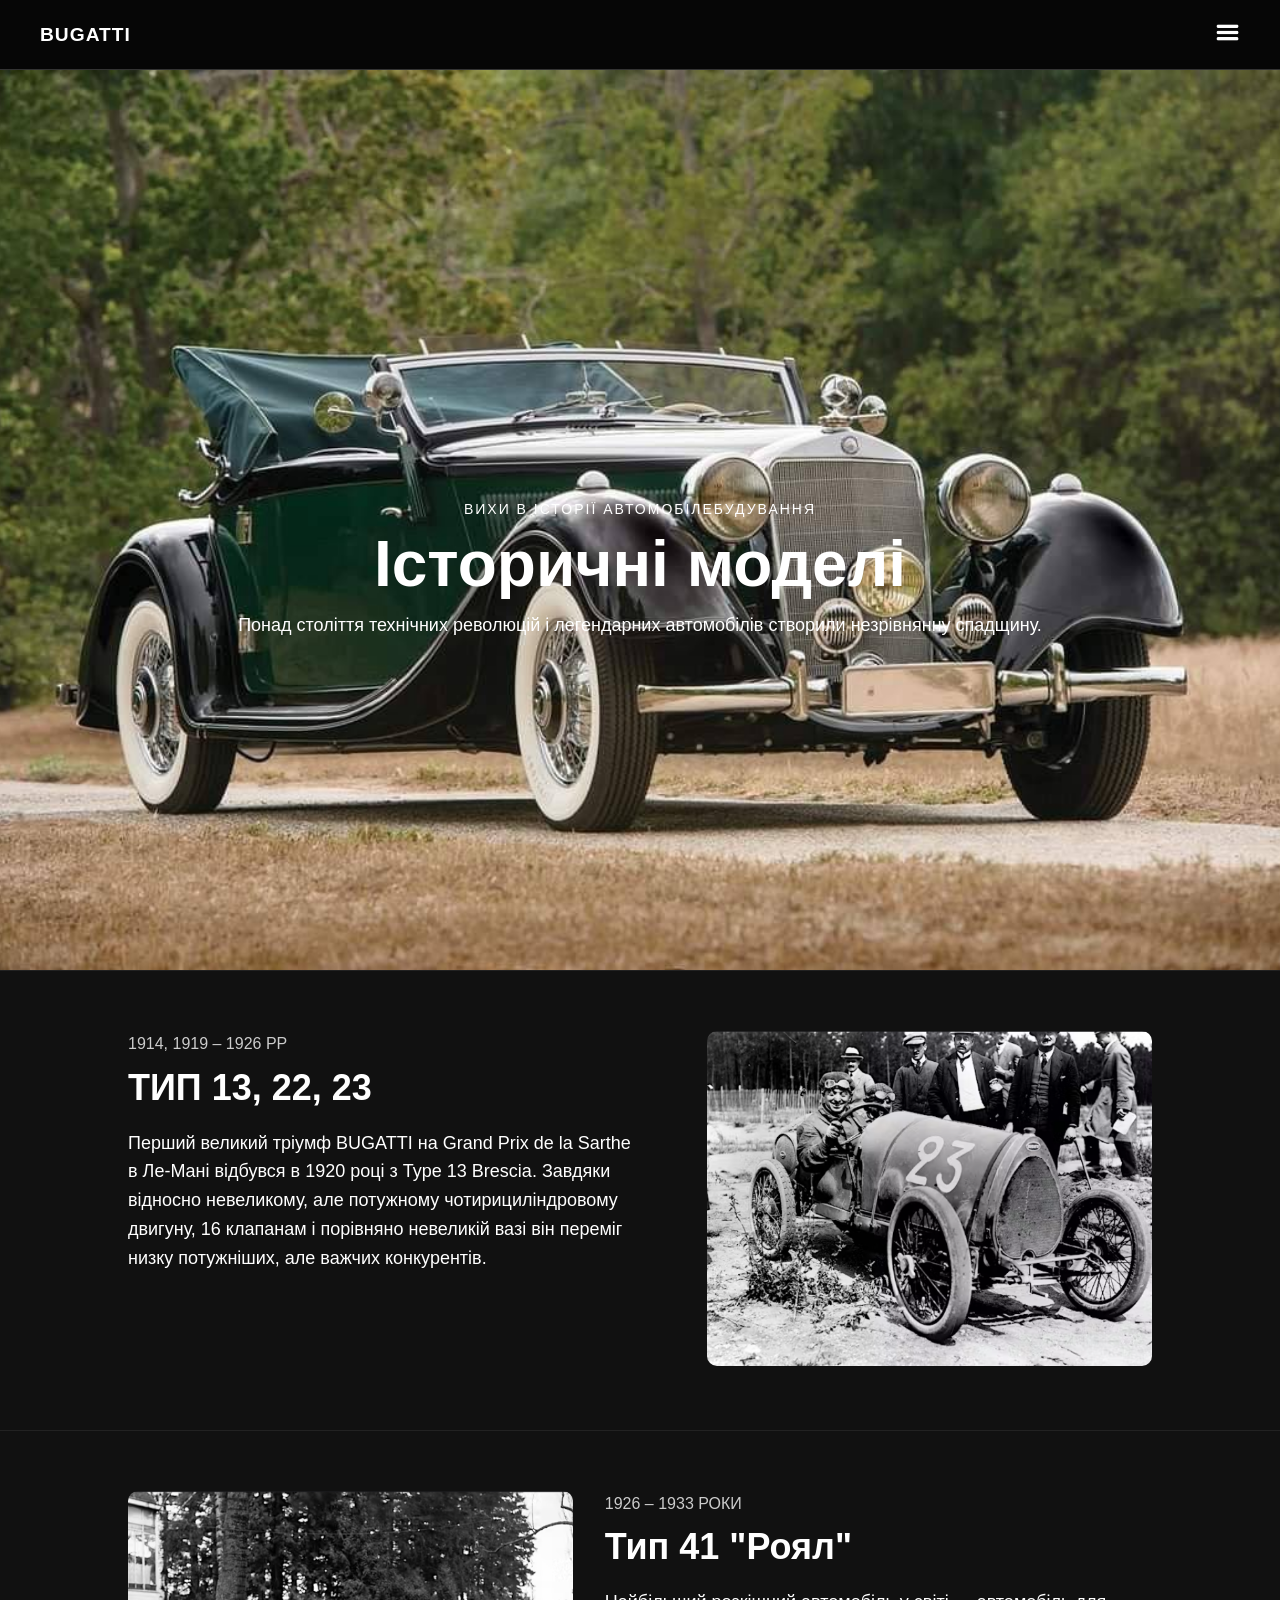
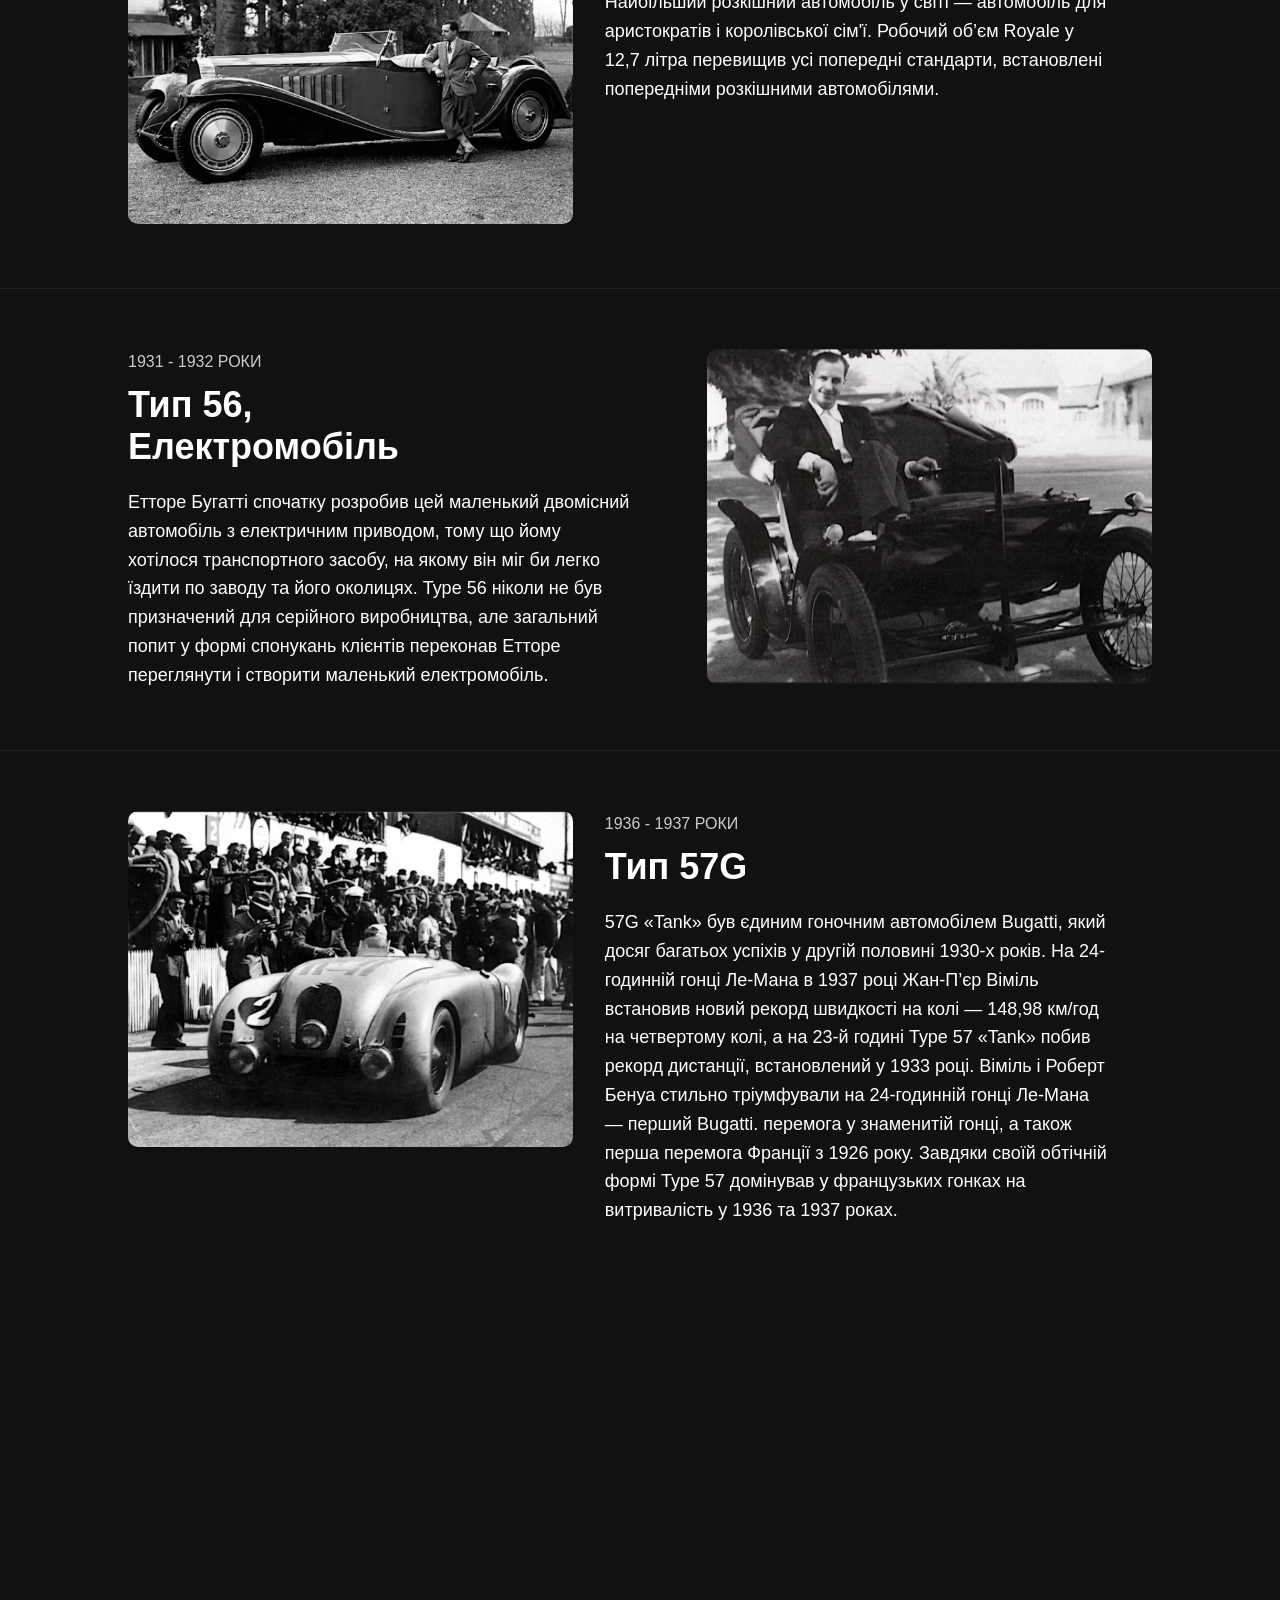
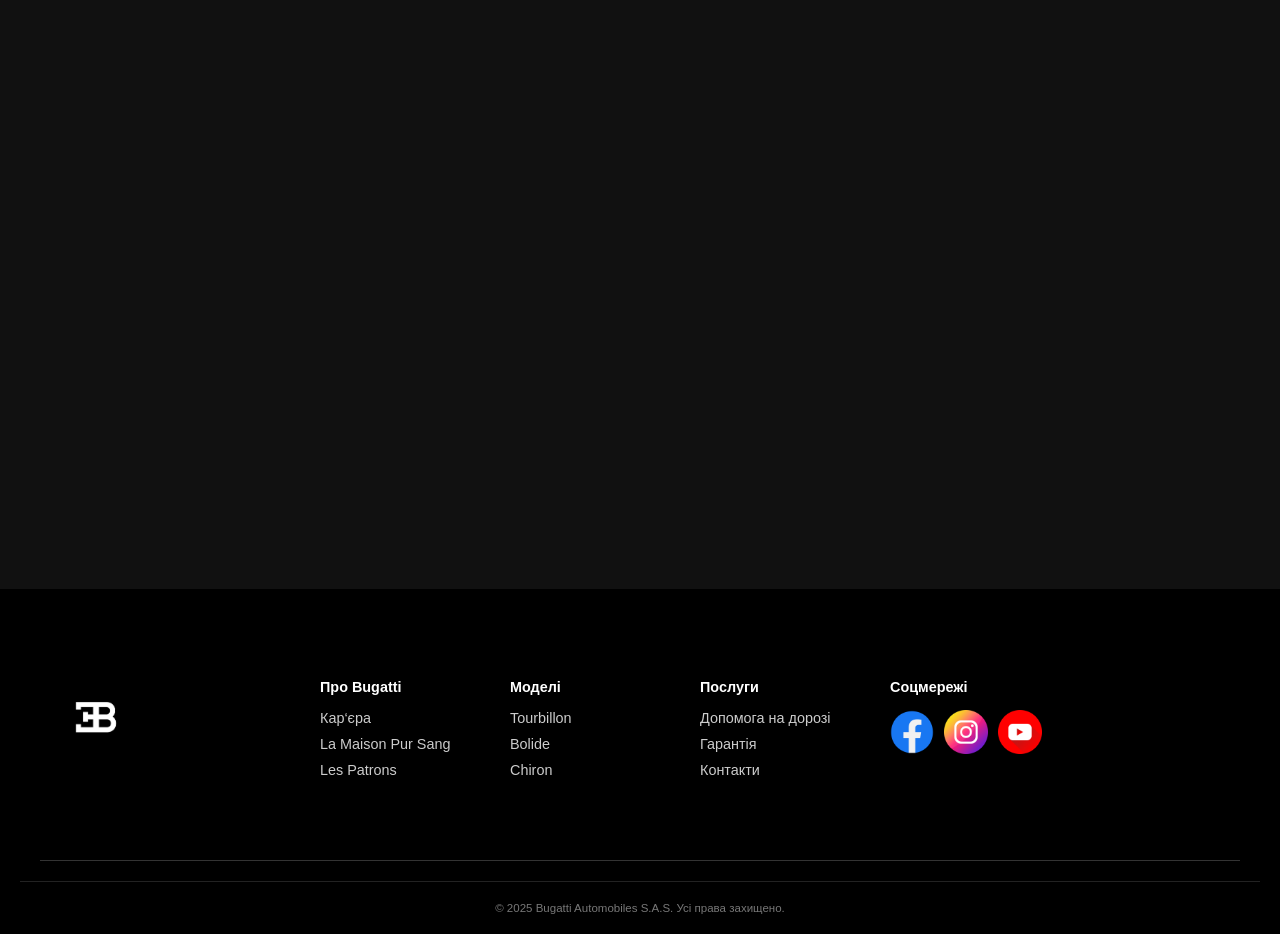
<file: about.html>
<!DOCTYPE html>
<html lang="uk">
<head>
  <meta charset="UTF-8">
  <meta name="viewport" content="width=device-width, initial-scale=1.0">
  <title>Bugatti</title>
  <link rel="stylesheet" href="about.css">
</head>
<body>
  <header class="sticky-header">
    <nav class="nav-container">
      <div class="brand">BUGATTI</div>

        <a href="#menu"><img height="25px" width="25px" src="img/burger.png" alt="Burger-menu">
        </a>

      <div class="menu-content">
        <a href="index.html">Головна</a>
        <a href="src/about.html">Про нас</a>
      </div>
    </nav>
  </header>

  <div class="menu" id="menu">
    <div class="menu__top">
      <h1 style="color: black;">BUGATTI</h1>
        <a href="#Home">
            <img src="img/Icon-Close.png" alt="Close-menu">
        </a>
    </div>
    <nav class="nav">
        <a href="index.html" class="nav__link">Home</a>
        <a href="about.html" class="nav__link">History</a>
      
    </nav>
</div>

  <header class="hero">
    <div class="hero-content">
      <p class="subheading">ВИХИ В ІСТОРІЇ АВТОМОБІЛЕБУДУВАННЯ</p>
      <h1>Історичні моделі</h1>
      <p class="description">
        Понад століття технічних революцій і легендарних автомобілів створили незрівнянну спадщину.
        
      </p>
    
    </div>
  </header>

  <section class="model-section">
    <div class="text-block">
      <p class="years">1914, 1919 – 1926 РР</p>
      <h2>ТИП 13, 22, 23</h2>
      <p>
        Перший великий тріумф BUGATTI на Grand Prix de la Sarthe в Ле-Мані відбувся в 1920 році з Type 13 Brescia.
        Завдяки відносно невеликому, але потужному чотирициліндровому двигуну, 16 клапанам і порівняно невеликій вазі
        він переміг низку потужніших, але важчих конкурентів.
      </p>
    </div>
    <div class="image-block">
    <img src="img/fone h1.png" alt="Тип 13 Bugatti" class="model-image" />
  </section>

  <section class="model-section reverse">
    <div class="text-block">
      <p class="years">1926 – 1933 РОКИ</p>
      <h2>Тип 41 "Роял"</h2>
      <p>
        Найбільший розкішний автомобіль у світі — автомобіль для аристократів і королівської сім'ї. Робочий об’єм Royale у 12,7 літра перевищив усі попередні стандарти, встановлені попередніми розкішними автомобілями.
      </p>
    </div>
    <div class="image-block">
      <img src="img/fone h2.png" alt="Тип 41 Роял" />
    </div>
  </section>
  
  <section class="container">
    <div class="text-block">
      <p class="years">1931 - 1932 РОКИ</p>
      <h1>Тип 56,<br />Електромобіль</h1>
      <p class="description">
        Етторе Бугатті спочатку розробив цей маленький двомісний автомобіль з електричним приводом, тому що йому хотілося транспортного засобу, на якому він міг би легко їздити по заводу та його околицях. Туре 56 ніколи не був призначений для серійного виробництва, але загальний попит у формі спонукань клієнтів переконав Етторе переглянути і створити маленький електромобіль.
      </p>
    </div>
    <div class="image-block">
      <img src="img/fone h3.png" alt="Тип 56 Електромобіль" />
    </div>
  </section>

  <section class="container reverse">
    <div class="text-block">
      <p class="years">1936 - 1937 РОКИ</p>
      <h1>Тип 57G</h1>
      <p class="description">
        57G «Tank» був єдиним гоночним автомобілем Bugatti, який досяг багатьох успіхів у другій половині 1930-х років. На 24-годинній гонці Ле-Мана в 1937 році Жан-П’єр Віміль встановив новий рекорд швидкості на колі — 148,98 км/год на четвертому колі, а на 23-й годині Туре 57 «Tank» побив рекорд дистанції, встановлений у 1933 році. Віміль і Роберт Бенуа стильно тріумфували на 24-годинній гонці Ле-Мана — перший Bugatti. перемога у знаменитій гонці, а також перша перемога Франції з 1926 року. Завдяки своїй обтічній формі Туре 57 домінував у французьких гонках на витривалість у 1936 та 1937 роках.
      </p>
    </div>
    <div class="image-block">
      <img src="img/fone h4.png" alt="Тип 57G Tank" />
    </div>
  </section>
  <iframe width="1430" height="900" src="https://www.youtube.com/embed/4qjC5xOwzM4" title="The BUGATTI W16 MISTRAL conquers the Mont Ventoux" frameborder="0" allow="accelerometer; autoplay; clipboard-write; encrypted-media; gyroscope; picture-in-picture; web-share" referrerpolicy="strict-origin-when-cross-origin" allowfullscreen></iframe>

</body>
<footer>
  <div class="footer-container">
      <div class="footer-logo">
          <img src="img/logo_BG.png" alt="Bugatti Logo">
      </div>
      <div class="footer-links">
          <div class="footer-column">
              <h4>Про Bugatti</h4>
              <ul>
                  <li><a href="https://www.bugatti.com/en/about/careers">Кар‘єра</a></li>
                  <li><a href="https://www.bugatti.com/en/about/la-maison-pur-sang">La Maison Pur Sang</a></li>
                  <li><a href="https://www.bugatti.com/en/about/les-patrons">Les Patrons</a></li>
              </ul>
          </div>
          <div class="footer-column">
              <h4>Моделі</h4>
              <ul>
                  <li><a href="https://www.bugatti.com/en/models/tourbillon">Tourbillon</a></li>
                  <li><a href="https://www.bugatti.com/en/models/bolide">Bolide</a></li>
                  <li><a href="https://www.bugatti.com/en/model-landing/chiron-models">Chiron</a></li>
              </ul>
          </div>
          <div class="footer-column">
              <h4>Послуги</h4>
              <ul>
                  <li><a href="https://www.bugatti.com/en/customer-service/roadside-assistance">Допомога на дорозі</a></li>
                  <li><a href="https://www.bugatti.com/en/customer-service/warranty">Гарантія</a></li>
                  <li><a href="https://www.bugatti.com/en/about/contact">Контакти</a></li>
              </ul>
          </div>
          <div class="footer-column">
              <h4>Соцмережі</h4>
              <ul class="social-icons">
                  <li><a href="https://www.facebook.com/bugatti/?locale=uk_UA"><img src="img/communication.png" alt="Facebook"></a></li>
                  <li><a href="https://www.instagram.com/bugatti/"><img src="img/instagram.png" alt="Instagram"></a></li>
                  <li><a href="https://youtube.com/@bugatti?si=6SUWtpWhtEJPz8an"><img src="img/youtube.png" alt="YouTube"></a></li>
              </ul>
          </div>
      </div>
  </div>
  <div class="footer-bottom">
      <p>&copy; 2025 Bugatti Automobiles S.A.S. Усі права захищено.</p>
  </div>
</footer>
</html>
</file>
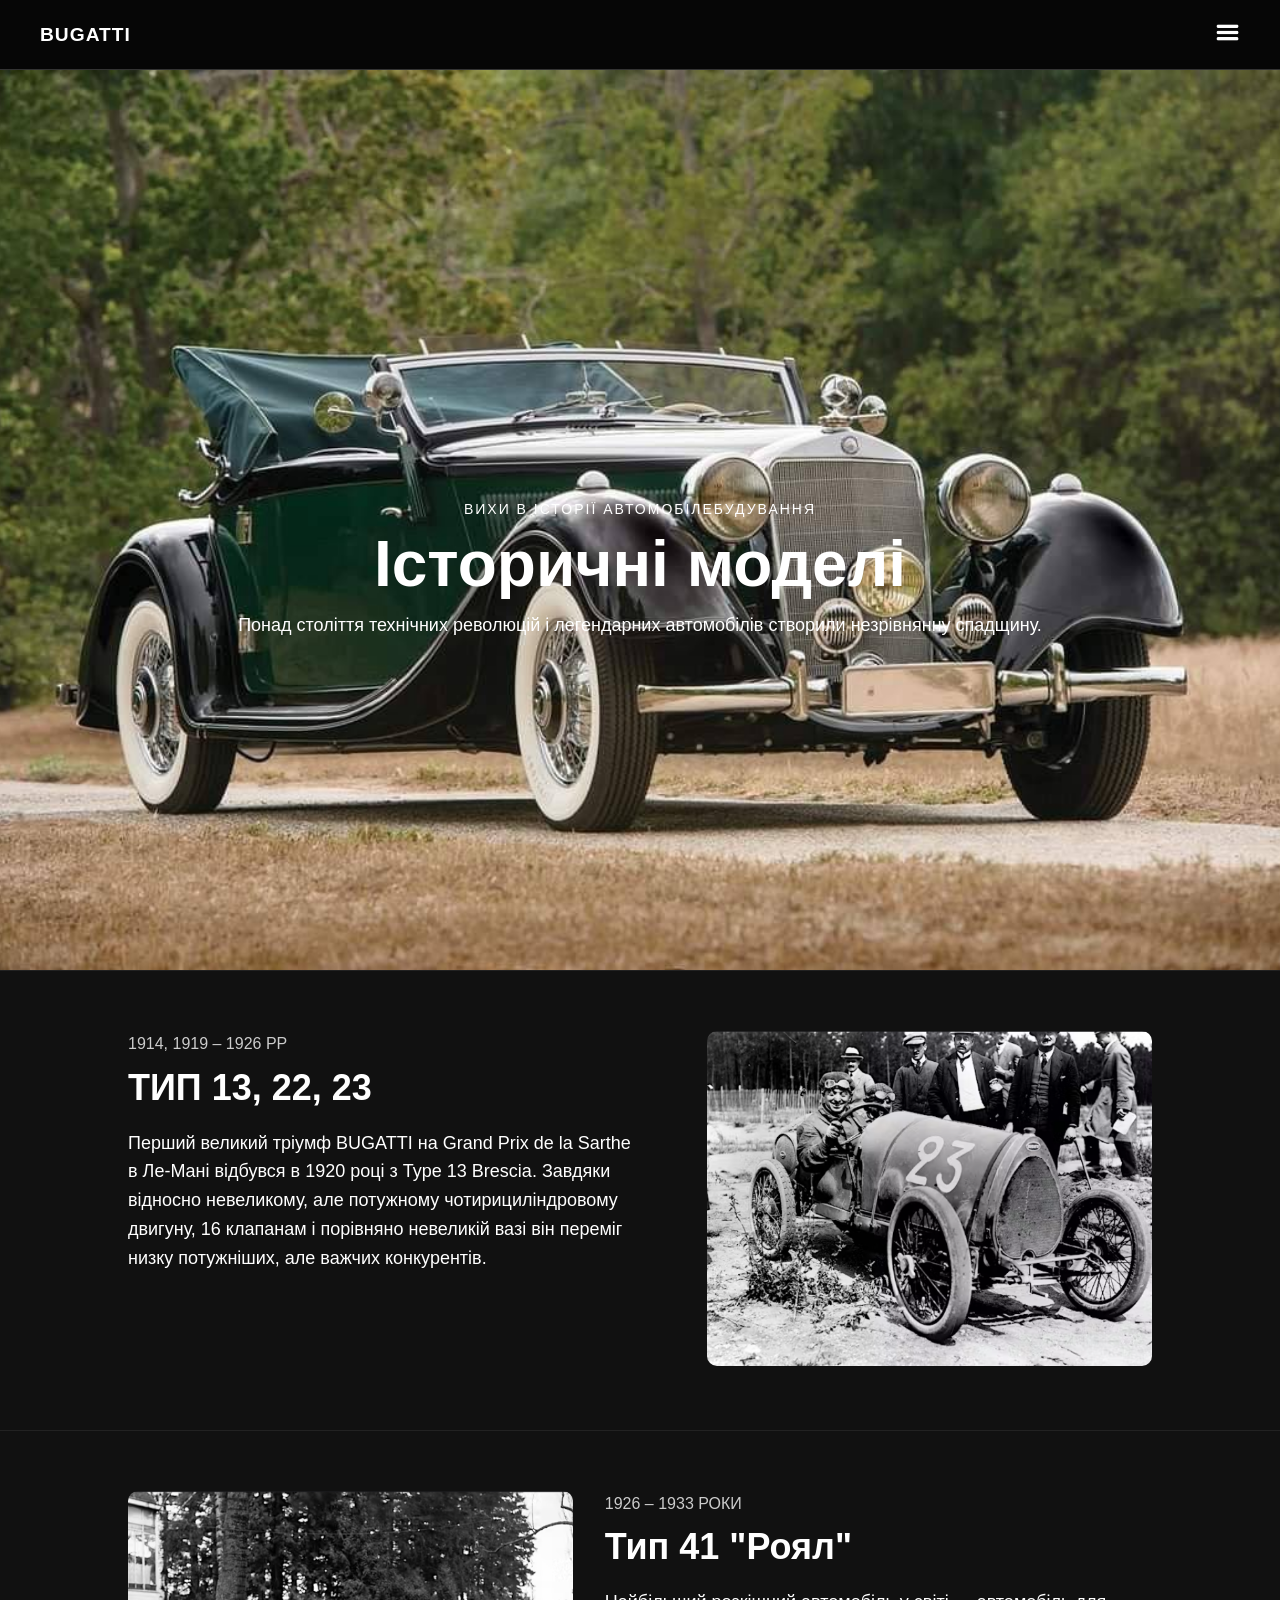
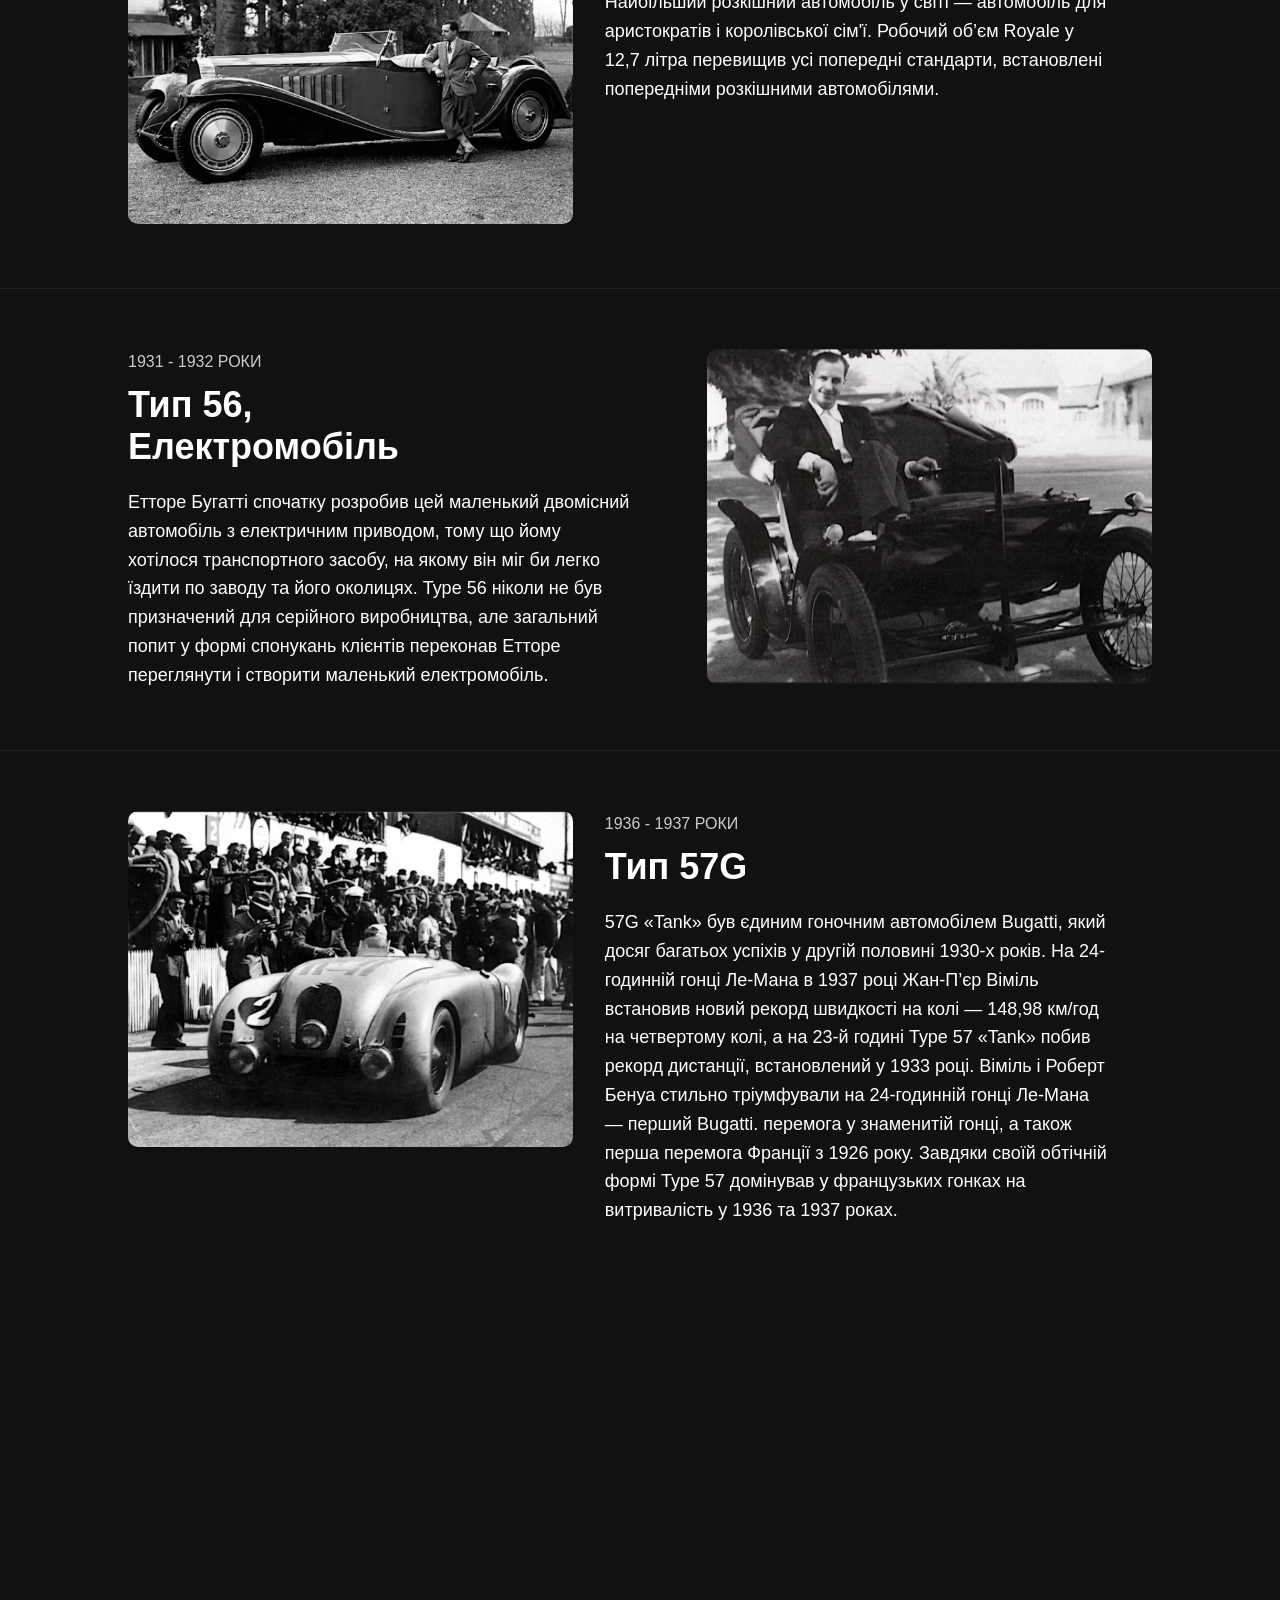
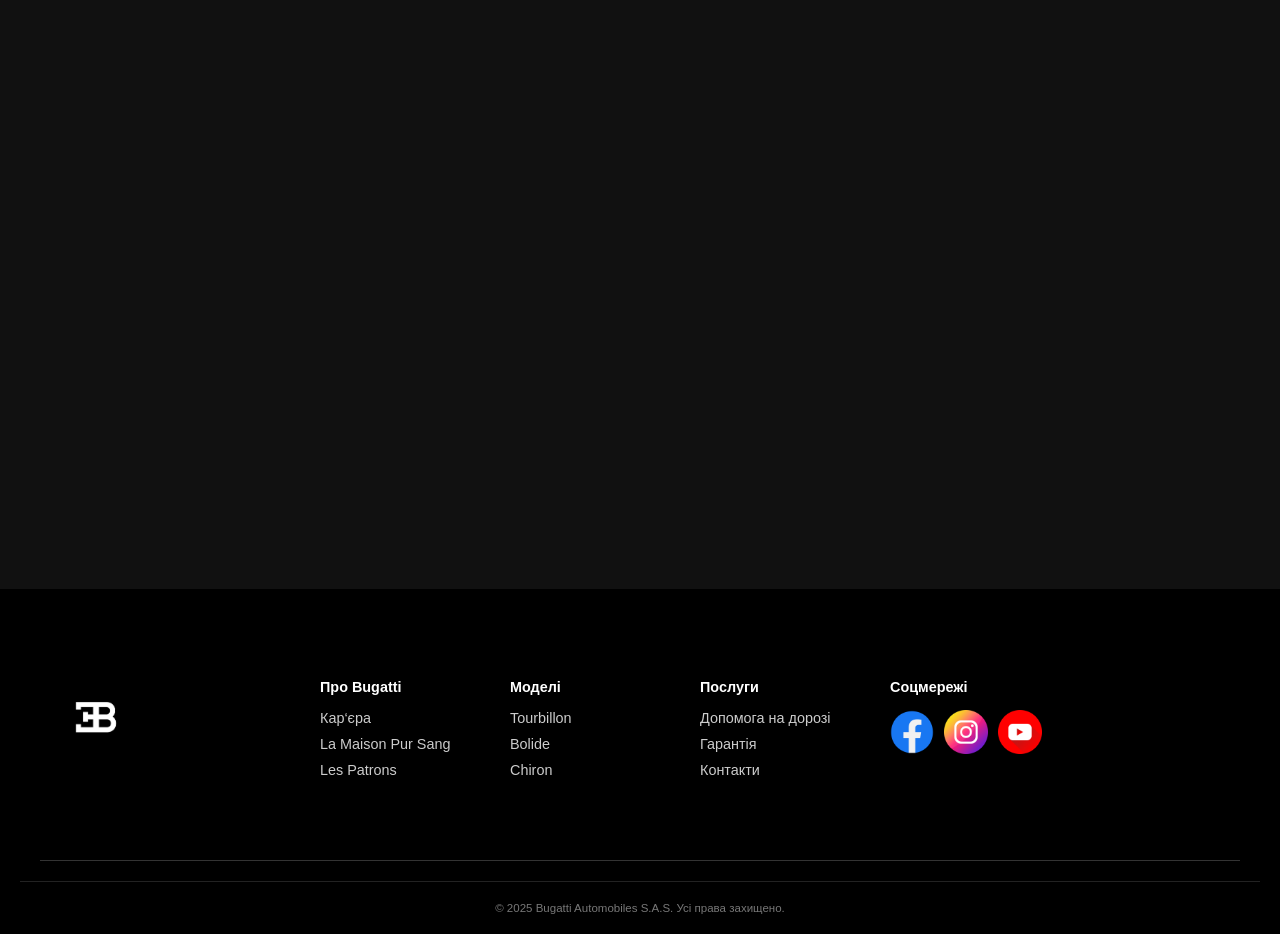
<file: src/about.html>
<!DOCTYPE html>
<html lang="uk">
<head>
  <meta charset="UTF-8">
  <meta name="viewport" content="width=device-width, initial-scale=1.0">
  <title>Bugatti</title>
  <link rel="stylesheet" href="about.css">
</head>
<body>
  <header class="sticky-header">
    <nav class="nav-container">
      <div class="brand">BUGATTI</div>

        <a href="#menu"><img height="25px" width="25px" src="img/burger.png" alt="Burger-menu">
        </a>

      <div class="menu-content">
        <a href="index.html">Головна</a>
        <a href="src/about.html">Про нас</a>
      </div>
    </nav>
  </header>

  <div class="menu" id="menu">
    <div class="menu__top">
      <h1 style="color: black;">BUGATTI</h1>
        <a href="#Home">
            <img src="img/Icon-Close.png" alt="Close-menu">
        </a>
    </div>
    <nav class="nav">
        <a href="index.html" class="nav__link">Home</a>
        <a href="about.html" class="nav__link">History</a>
      
    </nav>
</div>

  <header class="hero">
    <div class="hero-content">
      <p class="subheading">ВИХИ В ІСТОРІЇ АВТОМОБІЛЕБУДУВАННЯ</p>
      <h1>Історичні моделі</h1>
      <p class="description">
        Понад століття технічних революцій і легендарних автомобілів створили незрівнянну спадщину.
        
      </p>
    
    </div>
  </header>

  <section class="model-section">
    <div class="text-block">
      <p class="years">1914, 1919 – 1926 РР</p>
      <h2>ТИП 13, 22, 23</h2>
      <p>
        Перший великий тріумф BUGATTI на Grand Prix de la Sarthe в Ле-Мані відбувся в 1920 році з Type 13 Brescia.
        Завдяки відносно невеликому, але потужному чотирициліндровому двигуну, 16 клапанам і порівняно невеликій вазі
        він переміг низку потужніших, але важчих конкурентів.
      </p>
    </div>
    <div class="image-block">
    <img src="img/fone h1.png" alt="Тип 13 Bugatti" class="model-image" />
  </section>

  <section class="model-section reverse">
    <div class="text-block">
      <p class="years">1926 – 1933 РОКИ</p>
      <h2>Тип 41 "Роял"</h2>
      <p>
        Найбільший розкішний автомобіль у світі — автомобіль для аристократів і королівської сім'ї. Робочий об’єм Royale у 12,7 літра перевищив усі попередні стандарти, встановлені попередніми розкішними автомобілями.
      </p>
    </div>
    <div class="image-block">
      <img src="img/fone h2.png" alt="Тип 41 Роял" />
    </div>
  </section>
  
  <section class="container">
    <div class="text-block">
      <p class="years">1931 - 1932 РОКИ</p>
      <h1>Тип 56,<br />Електромобіль</h1>
      <p class="description">
        Етторе Бугатті спочатку розробив цей маленький двомісний автомобіль з електричним приводом, тому що йому хотілося транспортного засобу, на якому він міг би легко їздити по заводу та його околицях. Туре 56 ніколи не був призначений для серійного виробництва, але загальний попит у формі спонукань клієнтів переконав Етторе переглянути і створити маленький електромобіль.
      </p>
    </div>
    <div class="image-block">
      <img src="img/fone h3.png" alt="Тип 56 Електромобіль" />
    </div>
  </section>

  <section class="container reverse">
    <div class="text-block">
      <p class="years">1936 - 1937 РОКИ</p>
      <h1>Тип 57G</h1>
      <p class="description">
        57G «Tank» був єдиним гоночним автомобілем Bugatti, який досяг багатьох успіхів у другій половині 1930-х років. На 24-годинній гонці Ле-Мана в 1937 році Жан-П’єр Віміль встановив новий рекорд швидкості на колі — 148,98 км/год на четвертому колі, а на 23-й годині Туре 57 «Tank» побив рекорд дистанції, встановлений у 1933 році. Віміль і Роберт Бенуа стильно тріумфували на 24-годинній гонці Ле-Мана — перший Bugatti. перемога у знаменитій гонці, а також перша перемога Франції з 1926 року. Завдяки своїй обтічній формі Туре 57 домінував у французьких гонках на витривалість у 1936 та 1937 роках.
      </p>
    </div>
    <div class="image-block">
      <img src="img/fone h4.png" alt="Тип 57G Tank" />
    </div>
  </section>
  <iframe width="1430" height="900" src="https://www.youtube.com/embed/4qjC5xOwzM4" title="The BUGATTI W16 MISTRAL conquers the Mont Ventoux" frameborder="0" allow="accelerometer; autoplay; clipboard-write; encrypted-media; gyroscope; picture-in-picture; web-share" referrerpolicy="strict-origin-when-cross-origin" allowfullscreen></iframe>

</body>
<footer>
  <div class="footer-container">
      <div class="footer-logo">
          <img src="img/logo_BG.png" alt="Bugatti Logo">
      </div>
      <div class="footer-links">
          <div class="footer-column">
              <h4>Про Bugatti</h4>
              <ul>
                  <li><a href="https://www.bugatti.com/en/about/careers">Кар‘єра</a></li>
                  <li><a href="https://www.bugatti.com/en/about/la-maison-pur-sang">La Maison Pur Sang</a></li>
                  <li><a href="https://www.bugatti.com/en/about/les-patrons">Les Patrons</a></li>
              </ul>
          </div>
          <div class="footer-column">
              <h4>Моделі</h4>
              <ul>
                  <li><a href="https://www.bugatti.com/en/models/tourbillon">Tourbillon</a></li>
                  <li><a href="https://www.bugatti.com/en/models/bolide">Bolide</a></li>
                  <li><a href="https://www.bugatti.com/en/model-landing/chiron-models">Chiron</a></li>
              </ul>
          </div>
          <div class="footer-column">
              <h4>Послуги</h4>
              <ul>
                  <li><a href="https://www.bugatti.com/en/customer-service/roadside-assistance">Допомога на дорозі</a></li>
                  <li><a href="https://www.bugatti.com/en/customer-service/warranty">Гарантія</a></li>
                  <li><a href="https://www.bugatti.com/en/about/contact">Контакти</a></li>
              </ul>
          </div>
          <div class="footer-column">
              <h4>Соцмережі</h4>
              <ul class="social-icons">
                  <li><a href="https://www.facebook.com/bugatti/?locale=uk_UA"><img src="img/communication.png" alt="Facebook"></a></li>
                  <li><a href="https://www.instagram.com/bugatti/"><img src="img/instagram.png" alt="Instagram"></a></li>
                  <li><a href="https://youtube.com/@bugatti?si=6SUWtpWhtEJPz8an"><img src="img/youtube.png" alt="YouTube"></a></li>
              </ul>
          </div>
      </div>
  </div>
  <div class="footer-bottom">
      <p>&copy; 2025 Bugatti Automobiles S.A.S. Усі права захищено.</p>
  </div>
</footer>
</html>
</file>
<file: about.css>
* {
    margin: 0;
    padding: 0;
    box-sizing: border-box;
  }
  
  body {
    font-family: 'Arial', sans-serif;
    color: #fff;
    background-color: #111;
  }


/* #region menu */
/* #region menu */
.menu__top {
  display: flex;
  justify-content: space-between;
  margin-bottom: 64px;
}
.menu {
  position: fixed;
  top: 0;
  right: 0;
  left: 0;
  transform: translateX(-100%);
  transition: transform 0.5s;
  background: #E5E5E5;
  box-sizing: border-box;
  height: 100vh;
  padding: 64px 120px;
}
.menu:target {
  transform: translateX(-0%);
}
/* #endregion */

/* #region nav */
.nav {
  display: flex;
  flex-direction: column;
  gap: 32px;
}
.nav__link {
  color: #292929;
  text-decoration: none;
  font-weight: bold;
  font-size: 22px;
  line-height: 22px;
  text-transform: uppercase;
  letter-spacing: 2px;
}
/* #endregion */
/* #endregion */

  
  /* 🔒 Фіксований хедер */
  .sticky-header {
  
    top: 0;
    left: 0;
    width: 100%;
    backdrop-filter: blur(10px);
    background: rgba(0, 0, 0, 0.6);
    z-index: 9999;
    padding: 20px 40px;
    border-bottom: 1px solid #333;
  }
  
  .nav-container {
    display: flex;
    justify-content: space-between;
    align-items: center;
  }
  
  .brand, .menu {
    color: #fff;
    font-size: 1.2em;
    font-weight: bold;
    text-transform: uppercase;
    letter-spacing: 1px;
  }
  
  .menu-content {
    display: none;
  }
  
  /* 🖼 Hero блок */
  .hero {
    background-image: url('img/fone\ h0.jpg');
    background-size: cover;
    background-position: center;
    height: 100vh;
    display: flex;
    align-items: center;
    justify-content: center;
    text-align: center;
    padding: 120px 20px 20px;
  }
  
  .hero-content {
    padding: 20px;
    border-radius: 10px;
  }
  
  .subheading {
    text-transform: uppercase;
    font-size: 14px;
    letter-spacing: 2px;
    margin-bottom: 10px;
  }
  
  .hero h1 {
    font-size: 64px;
    font-weight: bold;
  }
  
  .description {
    margin-top: 10px;
    font-size: 18px;
    line-height: 1.6;
  }
  
  /* 📸 Моделі та секції */
  .model-section,
  .container {
    display: flex;
    flex-wrap: wrap;
    justify-content: space-between;
    padding: 60px 10%;
    background-color: #111;
    border-top: 1px solid #222;
    gap: 2rem;
  }
  
  .model-section.reverse,
  .container.reverse {
    flex-direction: row-reverse;
  }
  
  .text-block {
    flex: 1 1 50%;
    max-width: 600px;
    padding-right: 40px;
    color: white;
  }
  
  .text-block h1,
  .text-block h2 {
    font-size: 36px;
    margin-bottom: 20px;
  }
  
  .text-block p {
    font-size: 18px;
    line-height: 1.6;
  }
  
  .text-block .years {
    font-size: 16px;
    color: #ccc;
    margin-bottom: 10px;
  }
  
  .image-block {
    flex: 1 1 40%;
  }
  
  .image-block img,
  .model-image {
    width: 100%;
    max-width: 600px;
    height: auto;
    border-radius: 10px;
    object-fit: cover;
  }
  
  /* 📱 Адаптивні стилі */
  @media (max-width: 768px) {
    .hero h1 {
      font-size: 42px;
    }
  
    .description {
      font-size: 16px;
    }
  
    .model-section,
    .container {
      flex-direction: column;
      padding: 40px 5%;
    }
  
    .text-block {
      padding-right: 0;
      margin-bottom: 30px;
    }
  
    .text-block h1,
    .text-block h2 {
      font-size: 28px;
    }
  
    .text-block p {
      font-size: 16px;
    }
  }
  
  @media (max-width: 480px) {
    .hero h1 {
      font-size: 32px;
    }
  
    .subheading {
      font-size: 12px;
    }
  
    .description {
      font-size: 14px;
    }
  
    .model-section,
    .container {
      padding: 30px 4%;
    }
  
    .text-block h1,
    .text-block h2 {
      font-size: 24px;
    }
  
    .text-block p {
      font-size: 15px;
    }
  }
  
  footer {
    background-color: #000;
    color: #fff;
    padding: 40px 20px 20px;
    font-size: 0.9em;
    font-family: 'Arial', sans-serif;
}

.footer-container {
    display: flex;
    flex-wrap: wrap;
    justify-content: space-between;
    max-width: 1200px;
    margin: 0 auto;
    border-bottom: 1px solid #333;
    padding-bottom: 30px;
    
}

.footer-logo img {
    max-width: 160px;
    width: 50%;
    margin-bottom: 20px;
    margin-left: 10%;
}

.footer-links {
    display: flex;
    flex-wrap: wrap;
    padding-top: 50px;
    margin-left: 10%;
    gap: 40px;
    flex: 1;
}

.footer-column {
    min-width: 150px;
}

.footer-column h4 {
    margin-bottom: 15px;
    font-size: 1em;
    font-weight: 600;
    color: #fff;
}

.footer-column ul {
    list-style: none;
    padding: 0;
}

.footer-column ul li {
    margin-bottom: 10px;
}

.footer-column ul li a {
    color: #ccc;
    text-decoration: none;
    transition: color 0.3s ease;
}

.footer-column ul li a:hover {
    color: #fff;
}

.footer-bottom {
    text-align: center;
    padding-top: 20px;
    color: #777;
    font-size: 0.8em;
    border-top: 1px solid #222;
    margin-top: 20px;
}
.social-icons {
    display: flex;
    gap: 10px;
    padding: 0;
    list-style: none;
    margin-top: 10px;
}

.social-icons li a img {
    width: 44px;
    height: 44px;
    
    transition: transform 0.3s ease;
}

.social-icons li a:hover img {
    transform: scale(1.1);
}

@media (max-width: 768px) {
    .footer-container {
        flex-direction: column;
        align-items: center;
        text-align: center;
    }

    .footer-links {
        flex-direction: column;
        gap: 20px;
        align-items: center;
    }

    .footer-column {
        min-width: 200px;
    }
}

/* Адаптивність */
@media screen and (max-width: 768px) {
    .hero-image h1 {
        font-size: 2em;
        padding: 0 15px;
    }

    .news-item {
        height: auto;
    }

    .news-image {
        padding: 40px 15px;
    }

    .gallery {
        flex-direction: column;
        align-items: center;
    }

    .gallery img {
        width: 80%;
    }

    .car-grid {
        grid-template-columns: 1fr;
    }

    nav {
        flex-direction: column;
        gap: 10px;
    }
}
</file>
<file: src/about.css>
* {
    margin: 0;
    padding: 0;
    box-sizing: border-box;
  }
  
  body {
    font-family: 'Arial', sans-serif;
    color: #fff;
    background-color: #111;
  }


/* #region menu */
/* #region menu */
.menu__top {
  display: flex;
  justify-content: space-between;
  margin-bottom: 64px;
}
.menu {
  position: fixed;
  top: 0;
  right: 0;
  left: 0;
  transform: translateX(-100%);
  transition: transform 0.5s;
  background: #E5E5E5;
  box-sizing: border-box;
  height: 100vh;
  padding: 64px 120px;
}
.menu:target {
  transform: translateX(-0%);
}
/* #endregion */

/* #region nav */
.nav {
  display: flex;
  flex-direction: column;
  gap: 32px;
}
.nav__link {
  color: #292929;
  text-decoration: none;
  font-weight: bold;
  font-size: 22px;
  line-height: 22px;
  text-transform: uppercase;
  letter-spacing: 2px;
}
/* #endregion */
/* #endregion */

  
  /* 🔒 Фіксований хедер */
  .sticky-header {
  
    top: 0;
    left: 0;
    width: 100%;
    backdrop-filter: blur(10px);
    background: rgba(0, 0, 0, 0.6);
    z-index: 9999;
    padding: 20px 40px;
    border-bottom: 1px solid #333;
  }
  
  .nav-container {
    display: flex;
    justify-content: space-between;
    align-items: center;
  }
  
  .brand, .menu {
    color: #fff;
    font-size: 1.2em;
    font-weight: bold;
    text-transform: uppercase;
    letter-spacing: 1px;
  }
  
  .menu-content {
    display: none;
  }
  
  /* 🖼 Hero блок */
  .hero {
    background-image: url('img/fone\ h0.jpg');
    background-size: cover;
    background-position: center;
    height: 100vh;
    display: flex;
    align-items: center;
    justify-content: center;
    text-align: center;
    padding: 120px 20px 20px;
  }
  
  .hero-content {
    padding: 20px;
    border-radius: 10px;
  }
  
  .subheading {
    text-transform: uppercase;
    font-size: 14px;
    letter-spacing: 2px;
    margin-bottom: 10px;
  }
  
  .hero h1 {
    font-size: 64px;
    font-weight: bold;
  }
  
  .description {
    margin-top: 10px;
    font-size: 18px;
    line-height: 1.6;
  }
  
  /* 📸 Моделі та секції */
  .model-section,
  .container {
    display: flex;
    flex-wrap: wrap;
    justify-content: space-between;
    padding: 60px 10%;
    background-color: #111;
    border-top: 1px solid #222;
    gap: 2rem;
  }
  
  .model-section.reverse,
  .container.reverse {
    flex-direction: row-reverse;
  }
  
  .text-block {
    flex: 1 1 50%;
    max-width: 600px;
    padding-right: 40px;
    color: white;
  }
  
  .text-block h1,
  .text-block h2 {
    font-size: 36px;
    margin-bottom: 20px;
  }
  
  .text-block p {
    font-size: 18px;
    line-height: 1.6;
  }
  
  .text-block .years {
    font-size: 16px;
    color: #ccc;
    margin-bottom: 10px;
  }
  
  .image-block {
    flex: 1 1 40%;
  }
  
  .image-block img,
  .model-image {
    width: 100%;
    max-width: 600px;
    height: auto;
    border-radius: 10px;
    object-fit: cover;
  }
  
  /* 📱 Адаптивні стилі */
  @media (max-width: 768px) {
    .hero h1 {
      font-size: 42px;
    }
  
    .description {
      font-size: 16px;
    }
  
    .model-section,
    .container {
      flex-direction: column;
      padding: 40px 5%;
    }
  
    .text-block {
      padding-right: 0;
      margin-bottom: 30px;
    }
  
    .text-block h1,
    .text-block h2 {
      font-size: 28px;
    }
  
    .text-block p {
      font-size: 16px;
    }
  }
  
  @media (max-width: 480px) {
    .hero h1 {
      font-size: 32px;
    }
  
    .subheading {
      font-size: 12px;
    }
  
    .description {
      font-size: 14px;
    }
  
    .model-section,
    .container {
      padding: 30px 4%;
    }
  
    .text-block h1,
    .text-block h2 {
      font-size: 24px;
    }
  
    .text-block p {
      font-size: 15px;
    }
  }
  
  footer {
    background-color: #000;
    color: #fff;
    padding: 40px 20px 20px;
    font-size: 0.9em;
    font-family: 'Arial', sans-serif;
}

.footer-container {
    display: flex;
    flex-wrap: wrap;
    justify-content: space-between;
    max-width: 1200px;
    margin: 0 auto;
    border-bottom: 1px solid #333;
    padding-bottom: 30px;
    
}

.footer-logo img {
    max-width: 160px;
    width: 50%;
    margin-bottom: 20px;
    margin-left: 10%;
}

.footer-links {
    display: flex;
    flex-wrap: wrap;
    padding-top: 50px;
    margin-left: 10%;
    gap: 40px;
    flex: 1;
}

.footer-column {
    min-width: 150px;
}

.footer-column h4 {
    margin-bottom: 15px;
    font-size: 1em;
    font-weight: 600;
    color: #fff;
}

.footer-column ul {
    list-style: none;
    padding: 0;
}

.footer-column ul li {
    margin-bottom: 10px;
}

.footer-column ul li a {
    color: #ccc;
    text-decoration: none;
    transition: color 0.3s ease;
}

.footer-column ul li a:hover {
    color: #fff;
}

.footer-bottom {
    text-align: center;
    padding-top: 20px;
    color: #777;
    font-size: 0.8em;
    border-top: 1px solid #222;
    margin-top: 20px;
}
.social-icons {
    display: flex;
    gap: 10px;
    padding: 0;
    list-style: none;
    margin-top: 10px;
}

.social-icons li a img {
    width: 44px;
    height: 44px;
    
    transition: transform 0.3s ease;
}

.social-icons li a:hover img {
    transform: scale(1.1);
}

@media (max-width: 768px) {
    .footer-container {
        flex-direction: column;
        align-items: center;
        text-align: center;
    }

    .footer-links {
        flex-direction: column;
        gap: 20px;
        align-items: center;
    }

    .footer-column {
        min-width: 200px;
    }
}

/* Адаптивність */
@media screen and (max-width: 768px) {
    .hero-image h1 {
        font-size: 2em;
        padding: 0 15px;
    }

    .news-item {
        height: auto;
    }

    .news-image {
        padding: 40px 15px;
    }

    .gallery {
        flex-direction: column;
        align-items: center;
    }

    .gallery img {
        width: 80%;
    }

    .car-grid {
        grid-template-columns: 1fr;
    }

    nav {
        flex-direction: column;
        gap: 10px;
    }
}
</file>
